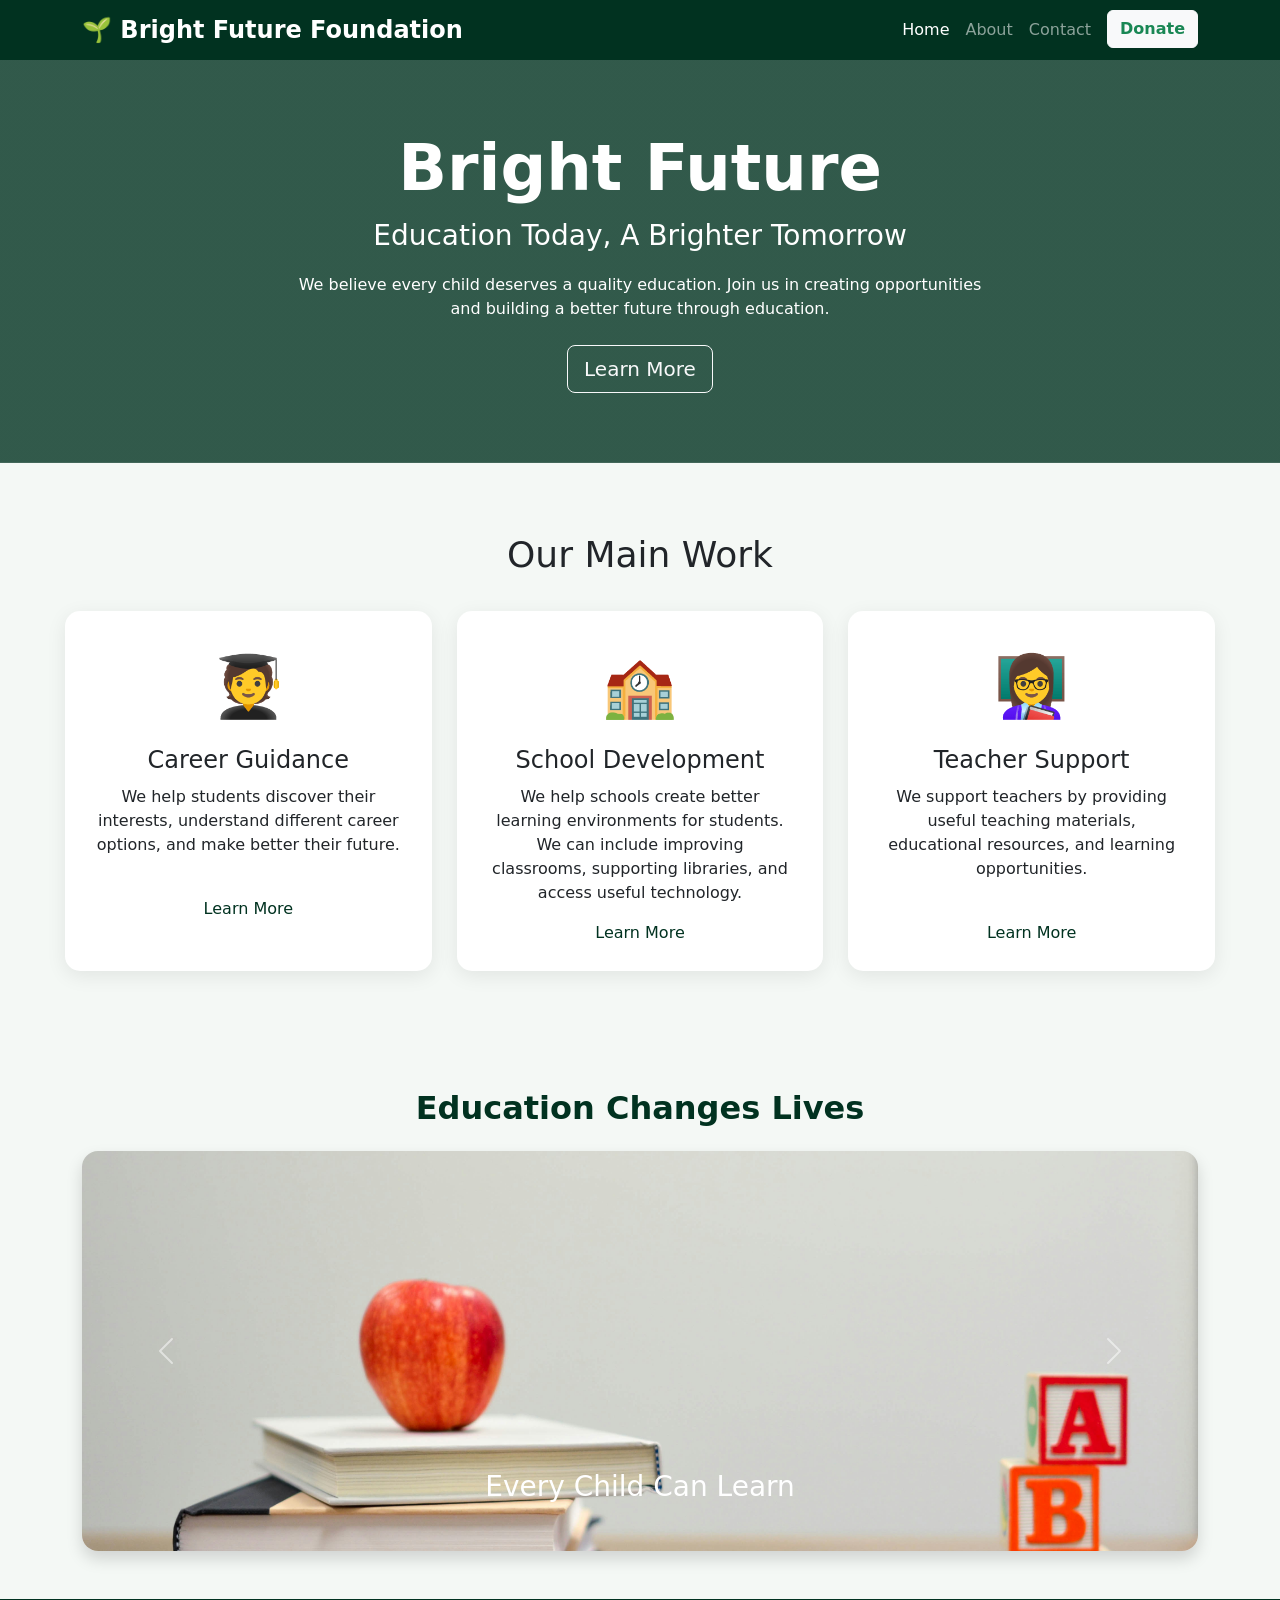
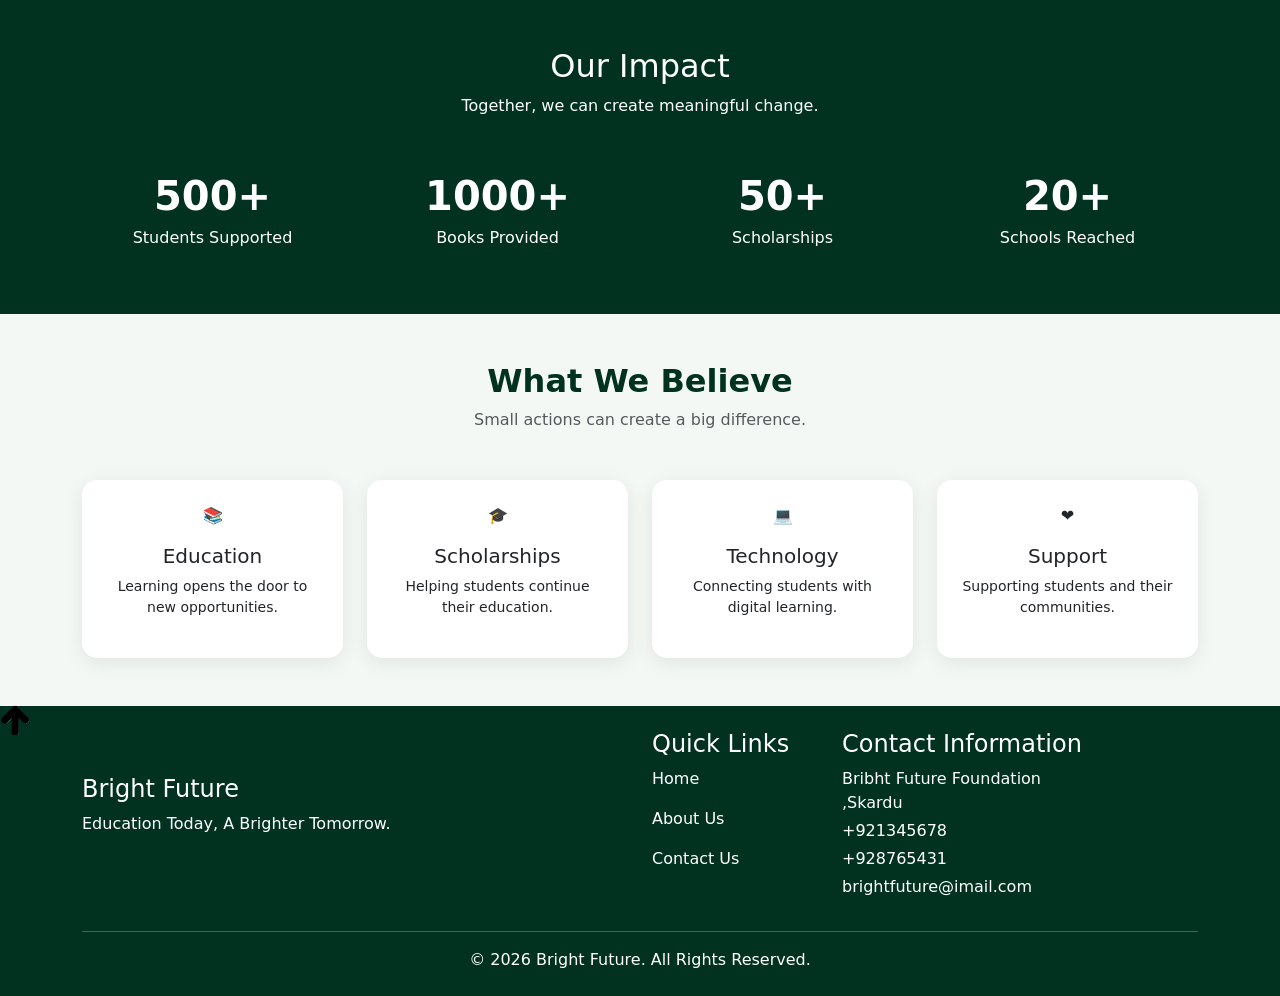
<file: charity/index.html>
<!DOCTYPE html>
<html lang="en">

<head>
    <meta charset="UTF-8">
    <meta name="viewport" content="width=device-width, initial-scale=1.0">

    <title>Bright Future - Home</title>

    <link href="../boostrap/CSS/bootstrap.min.css" rel="stylesheet">

    <style>
        .whatsapp {
            position: fixed;
            animation: moves 2s infinite alternate-reverse;
            z-index: 1;

        }

        .whatsapp img {
            width: 50px;
            border-radius: 10px;
            margin-left: 205vh;


        }

        @keyframes moves {
            0% {
                left: 0px;
                bottom: 0%;
            }

            50% {
                right: 10px;
            }

            100% {
                left: 0px;
                bottom: 0%;
            }
        }

        .arrow {
            position: fixed;
            animation: move 2s infinite alternate-reverse;
            width: 30px;
            height: 20px;
            z-index: 1;
        }

        .arrow img {
            width: 100%;

        }

        @keyframes move {
            0% {
                left: 0px;
                bottom: 0%;
            }

            50% {
                bottom: 50px;
                left: 0px;
            }

            100% {
                left: 0px;
                bottom: 0%;
            }

        }


        body {
            background-color: #f4f8f5;
        }

        .navbar {
            background-color: #013220;
            height: 60px;
        }

        .hero {
            background: linear-gradient(rgba(1, 50, 32, .80), rgba(1, 50, 32, .80)),
                url("https://images.unsplash.com/photo-1509062522246-3755977927d7");
            background-size: cover;
            background-position: center;
            color: white;
            padding: 70px 0;
            height: 70vh;
        }

        .btn-green {
            background-color: #013220;
            color: white;
            border: none;
        }

        .btn-green:hover {
            background-color: #025c3b;
            color: white;
        }

        .section-title {
            color: #013220;
            font-weight: bold;
        }

        .card {
            border: none;
            border-radius: 15px;
        }

        .program-icon {
            font-size: 45px;
        }

        footer {
            background-color: #013220;
            color: white;
            padding: 35px 0;
        }

        .carousel img {
            height: 400px;
            object-fit: cover;
        }

        .stats {
            background-color: #013220;
            color: white;
        }

        .stat-number {
            font-size: 40px;
            font-weight: bold;
        }

        .cards {
            display: grid;
            grid-template-columns:
                repeat(auto-fit, minmax(240px, 1fr));
            gap: 25px;
        }

        .card {
            background: white;
            padding: 30px;
            text-align: center;
            border-radius: 15px;
            box-shadow: 0 5px 20px rgba(0, 0, 0, .08);
            transition: .3s;
        }

        .card:hover {
            transform: translateY(-8px);
        }

        .card-icon {
            font-size: 60px;
            margin-bottom: 15px;
        }

        .card h3 {
            font-size: 24px;
            margin-bottom: 10px;
        }

        .section {
            max-width: 1200px;
            margin: auto;
            padding: 70px 25px;
        }

        .section h2 {
            text-align: center;
            font-size: 36px;
            margin-bottom: 35px;
        }

        .card-btn {
            width: 100%;
            height: 20px;
            border-color: #013220;
            text-decoration: none;
            list-style-type: none;
            color: #013220;
            border-radius: 10px solid #013220;
        }

        .feel {
            padding-top: 45px;
        }

        @media (max-width:650px) {
            .hero {
                height: 35vh;
            }
        }
    </style>
</head>

<body>

    <nav class="navbar navbar-expand-lg navbar-dark sticky-top">
        <div class="container">

            <a class="navbar-brand fw-bold fs-4" href="index.html">
                🌱 Bright Future Foundation
            </a>

            <button class="navbar-toggler" type="button" data-bs-toggle="collapse" data-bs-target="#navbarNav">
                <span class="navbar-toggler-icon"></span>
            </button>

            <div class="collapse navbar-collapse" id="navbarNav">

                <ul class="head navbar-nav ms-auto">

                    <li class="nav-item">
                        <a class="nav-link active" href="./index.html">Home</a>
                    </li>

                    <li class="nav-item">
                        <a class="nav-link" href="./about.html">About</a>
                    </li>
                    <li class="nav-item">
                        <a class="nav-link" href="./contact.html">Contact</a>
                    </li>
                    <li class="nav-item ms-lg-2">

                        <a class="btn btn-light text-success fw-bold" href="./donate.html">

                            Donate

                        </a>

                    </li>
                </ul>

            </div>
        </div>
    </nav>

    <section class="hero text-center h-50">

        <div class="container">

            <h1 class="display-3 fw-bold">
                Bright Future
            </h1>

            <p class="lead fs-3">
                Education Today, A Brighter Tomorrow
            </p>

            <p class="mx-auto" style="max-width:700px;">
                We believe every child deserves a quality education.
                Join us in creating opportunities and building a better future
                through education.
            </p>

            <div class="mt-4">
                <a href="#about" class="btn btn-outline-light btn-lg">
                    Learn More
                </a>

            </div>

        </div>

    </section>
    <section class="section">
        <h2>Our Main Work
        </h2>

        <div class="cards">

            <div class="card">
                <div class="card-icon">🧑‍🎓 </div>
                <h3>Career Guidance</h3>
                <p>
                    We help students discover their interests, understand different career options, and make better
                    their future.
                </p>
                <br>
                <a href="http://127.0.0.1:5500/about.html" class="card-btn">Learn More</a>
            </div>

            <div class="card">
                <div class="card-icon">🏫 </div>
                <h3>School Development</h3>
                <p>
                    We help schools create better learning environments for students. We can include improving
                    classrooms, supporting libraries, and access useful technology.
                </p>
                <a href="http://127.0.0.1:5500/wildlife.html" class="card-btn">Learn More</a>
            </div>

            <div class="card">
                <div class="card-icon">👩‍🏫 </div>
                <h3>Teacher Support</h3>
                <p>
                    We support teachers by providing useful teaching materials, educational resources, and learning
                    opportunities.
                </p>
                <br>
                <a href="http://127.0.0.1:5500/landscapes.html" class="card-btn">Learn More</a>
            </div>

        </div>
    </section>
    <section class="py-5">

        <div class="container">

            <div class="text-center mb-4">

                <h2 class="section-title">
                    Education Changes Lives
                </h2>

            </div>

            <div id="educationCarousel" class="carousel slide" data-bs-ride="carousel">

                <div class="carousel-inner rounded-4 shadow">

                    <div class="carousel-item active">

                        <img src="../img/cerousel.jpg" class="d-block w-100" alt="Education">

                        <div class="carousel-caption">
                            <h3>Every Child Can Learn</h3>
                        </div>

                    </div>

                    <div class="carousel-item">

                        <img src="../img/images (2).jpg" class="d-block w-100" alt="Students">

                        <div class="carousel-caption">
                            <h3>Building Better Opportunities</h3>
                        </div>

                    </div>

                    <div class="carousel-item">

                        <img src="../img/future.png" class="d-block w-100" alt="Learning">

                        <div class="carousel-caption">
                            <h3>Creating a Bright Future</h3>
                        </div>

                    </div>

                </div>


                <button class="carousel-control-prev" type="button" data-bs-target="#educationCarousel"
                    data-bs-slide="prev">

                    <span class="carousel-control-prev-icon"></span>

                </button>


                <button class="carousel-control-next" type="button" data-bs-target="#educationCarousel"
                    data-bs-slide="next">

                    <span class="carousel-control-next-icon"></span>

                </button>

            </div>

        </div>

    </section>


    <section id="impact" class="stats py-5">

        <div class="container">

            <div class="text-center mb-5">
                <h2>Our Impact</h2>
                <p>
                    Together, we can create meaningful change.
                </p>
            </div>

            <div class="row text-center g-4">

                <div class="col-6 col-lg-3">
                    <div class="stat-number">500+</div>
                    <p>Students Supported</p>
                </div>

                <div class="col-6 col-lg-3">
                    <div class="stat-number">1000+</div>
                    <p>Books Provided</p>
                </div>

                <div class="col-6 col-lg-3">
                    <div class="stat-number">50+</div>
                    <p>Scholarships</p>
                </div>

                <div class="col-6 col-lg-3">
                    <div class="stat-number">20+</div>
                    <p>Schools Reached</p>
                </div>

            </div>

        </div>

    </section>

    <section class="py-5">
        <div class="container">

            <div class="text-center mb-5">
                <h2 class="section-title">What We Believe</h2>
                <p class="text-muted">
                    Small actions can create a big difference.
                </p>
            </div>

            <div class="row g-4">

                <div class="col-md-3 col-6">
                    <div class="card mini-card text-center p-4">
                        <div class="icon">📚</div>
                        <h5 class="mt-3">Education</h5>
                        <p class="small">
                            Learning opens the door to new opportunities.
                        </p>
                    </div>
                </div>

                <div class="col-md-3 col-6">
                    <div class="card mini-card text-center p-4">
                        <div class="icon">🎓</div>
                        <h5 class="mt-3">Scholarships</h5>
                        <p class="small">
                            Helping students continue their education.
                        </p>
                    </div>
                </div>

                <div class="col-md-3 col-6">
                    <div class="card mini-card text-center p-4">
                        <div class="icon">💻</div>
                        <h5 class="mt-3">Technology</h5>
                        <p class="small">
                            Connecting students with digital learning.
                        </p>
                    </div>
                </div>

                <div class="col-md-3 col-6">
                    <div class="card mini-card text-center p-4">
                        <div class="icon">❤️</div>
                        <h5 class="mt-3">Support</h5>
                        <p class="small">
                            Supporting students and their communities.
                        </p>
                    </div>
                </div>

            </div>

        </div>
    </section>
    <a href="#header">
        <div class="arros">
            <div class="arrow">
                <img src="../img/arrow.png" alt="">
            </div>
        </div>
    </a>
    <div class="what">
        <div class="whatsapp">
            <img src="../img/img @.jpg" alt="">
        </div>
    </div>
    <footer class="py-4">

        <div class="container">

            <div class="row g-4">

                <div class="feel col-md-6">

                    <h4>Bright Future</h4>

                    <p>
                        Education Today, A Brighter Tomorrow.
                    </p>

                </div>
                <div class="col-md-3 col-lg-2 ">
                    <h4 class="text-white">Quick Links</h4>
                    <p>Home</p>
                    <p>About Us</p>
                    <p>Contact Us</p>
                </div>
                <div class="col-md-3">

                    <h4>Contact Information</h4>

                    <p class="mb-1">Bribht Future Foundation ,Skardu</p>
                    <p class="mb-1">+921345678</p>
                    <p class="mb-1">+928765431</p>
                    <p>brightfuture@imail.com</p>


                </div>

            </div>

            <hr>

            <div class="text-center">
                <p class="mb-0">
                    © 2026 Bright Future. All Rights Reserved.
                </p>
            </div>

        </div>

    </footer>


    <script src="../boostrap/JS/bootstrap.min.js"></script>

</body>

</html>
</file>
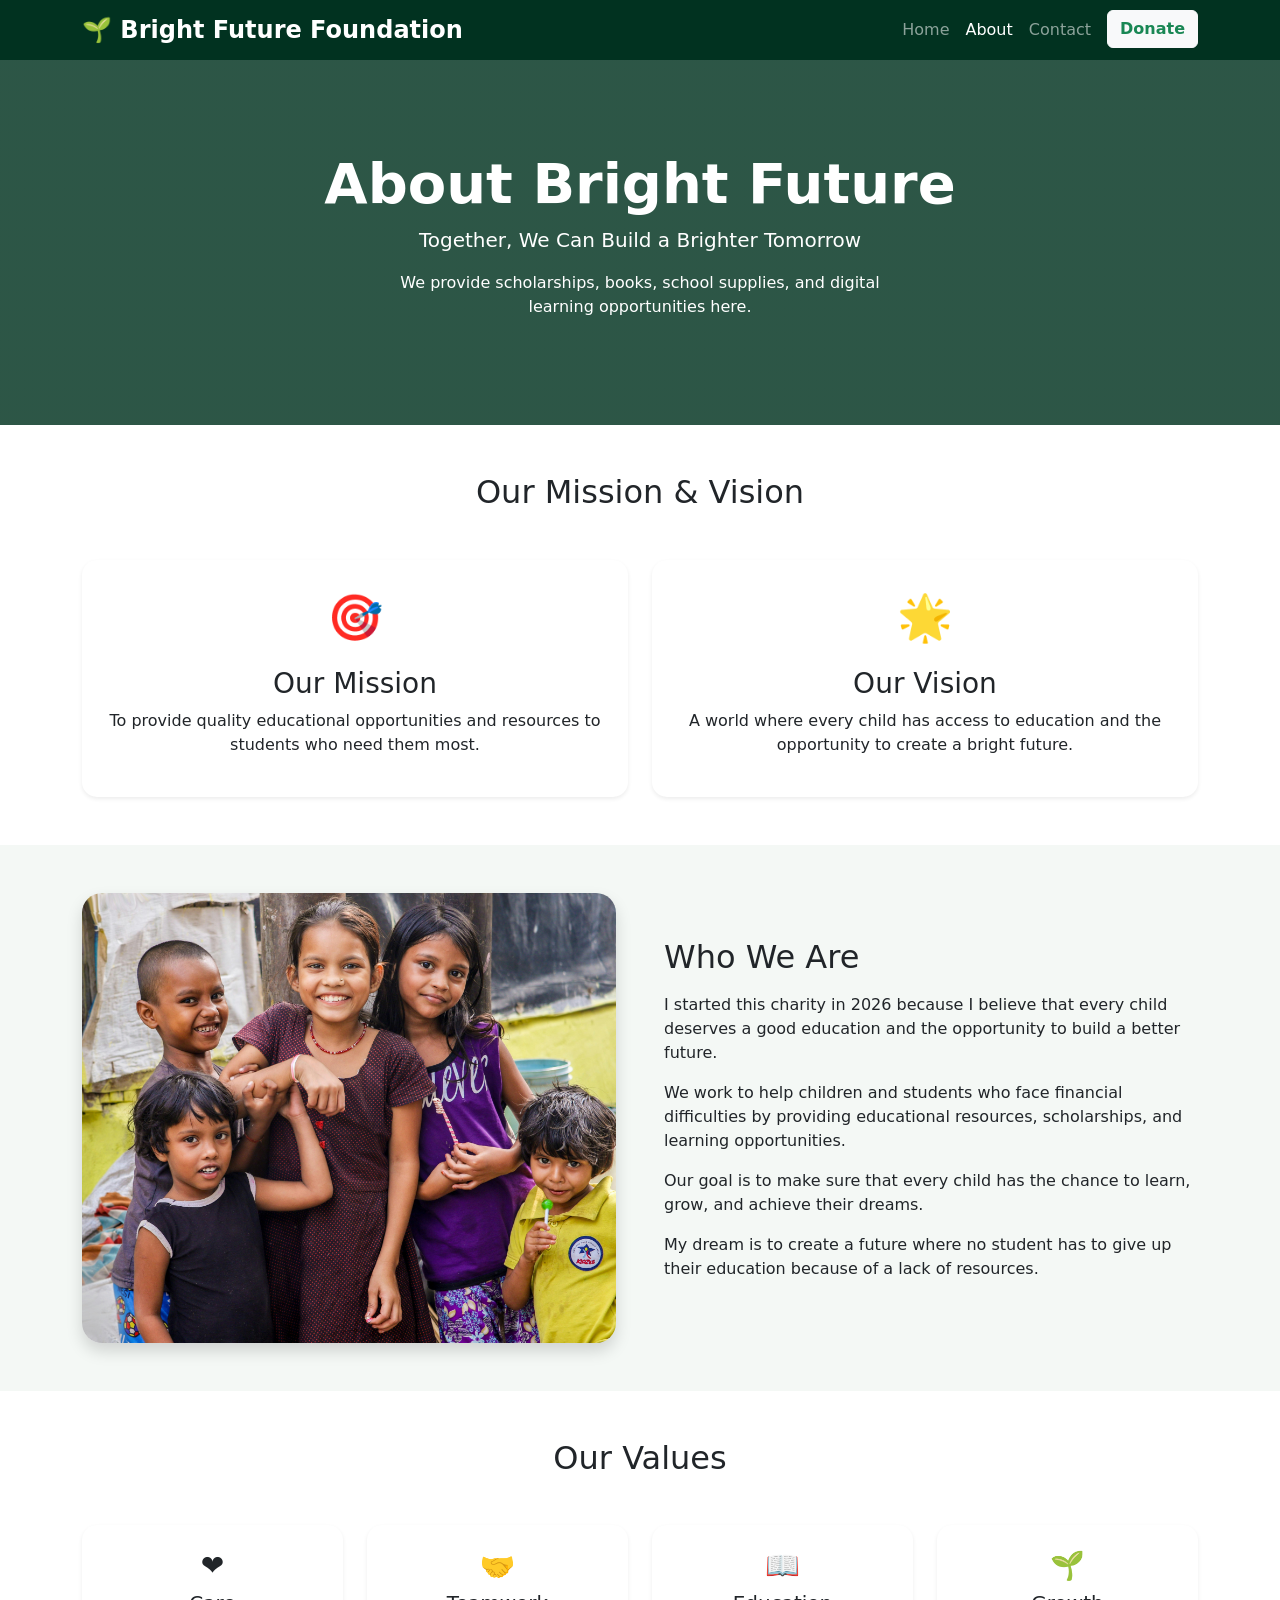
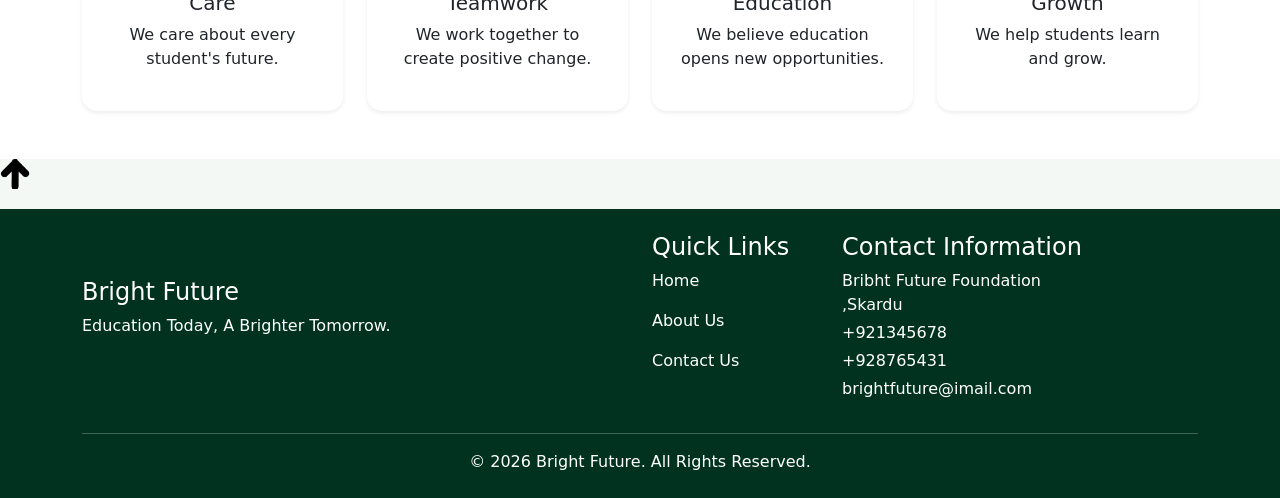
<file: charity/about.html>
<!DOCTYPE html>
<html lang="en">

<head>
    <meta charset="UTF-8">
    <meta name="viewport" content="width=device-width, initial-scale=1.0">

    <title>Bright Future - About Us</title>

    <link href="../boostrap/CSS/bootstrap.min.css" rel="stylesheet">

    <style>
        .whatsapp {
            position: fixed;
            animation: moves 2s infinite alternate-reverse;
            z-index: 1;

        }

        .whatsapp img {
            width: 50px;
            border-radius: 10px;
            margin-left: 205vh;


        }

        @keyframes moves {
            0% {
                left: 0px;
                bottom: 0%;
            }

            50% {
                right: 10px;
            }

            100% {
                left: 0px;
                bottom: 0%;
            }
        }

        .arrow {
            position: fixed;
            animation: move 2s infinite alternate-reverse;
            width: 30px;
            height: 20px;
            z-index: 1;
        }

        .arrow img {
            width: 100%;

        }

        @keyframes move {
            0% {
                left: 0px;
                bottom: 0%;
            }

            50% {
                bottom: 50px;
                left: 0px;
            }

            100% {
                left: 0px;
                bottom: 0%;
            }

        }

        body {
            background-color: #f4f8f5;
        }

        .navbar {
            background-color: #013220;
            height: 60px;
        }

        .hero {
            background: linear-gradient(rgba(1, 50, 32, .82), rgba(1, 50, 32, .82)),
                url("https://images.unsplash.com/photo-1509062522246-3755977927d7");
            background-size: cover;
            background-position: center;
            color: white;
            padding: 90px 0;
            height: 70vh;
        }

        .about-img {
            height: 450px;
            width: 100%;
            object-fit: cover;
            border-radius: 20px;
        }

        .card {
            border: none;
            border-radius: 15px;
        }

        .icon {
            font-size: 45px;
        }

        .btn-green {
            background-color: #013220;
            color: white;
            border: none;
        }

        .btn-green:hover {
            background-color: #025c3b;
            color: white;
        }

        footer {
            background-color: #013220;
            color: white;
            padding: 35px 0;
            margin-top: 50px;
        }

        .feel {
            padding-top: 45px;
        }

        @media (max-width:650px) {
            .hero {
                height: 35vh;
            }
        }
    </style>
</head>

<body>
    <nav class="navbar navbar-expand-lg navbar-dark sticky-top">

        <div class="container">

            <a class="navbar-brand fw-bold fs-4" href="index.html">
                🌱 Bright Future Foundation

            </a>

            <button class="navbar-toggler" type="button" data-bs-toggle="collapse" data-bs-target="#navbarNav">

                <span class="navbar-toggler-icon"></span>

            </button>

            <div class="collapse navbar-collapse" id="navbarNav">

                <ul class="navbar-nav ms-auto">

                    <li class="nav-item">
                        <a class="nav-link" href="./index.html">
                            Home
                        </a>
                    </li>

                    <li class="nav-item">
                        <a class="nav-link active" href="./about.html">
                            About
                        </a>
                    </li>
                    <li class="nav-item">
                        <a class="nav-link" href="./contact.html">
                            Contact
                        </a>
                    </li>
                    <li class="nav-item ms-lg-2">

                        <a class="btn btn-light text-success fw-bold" href="./donate.html">

                            Donate

                        </a>

                    </li>

                </ul>

            </div>

        </div>

    </nav>

    <section class="hero text-center h-50">

        <div class="container">

            <h1 class="display-4 fw-bold">
                About Bright Future
            </h1>

            <p class="lead">
                Together, We Can Build a Brighter Tomorrow
            </p>
            <p> We provide scholarships, books, school supplies, and digital <br> learning opportunities here.</p>
        </div>

    </section>

    <section class="py-5 bg-white">

        <div class="container">

            <div class="text-center mb-5">

                <h2 class="section-title">
                    Our Mission & Vision
                </h2>

            </div>


            <div class="row g-4">


                <div class="col-md-6">

                    <div class="card shadow-sm h-100 p-4 text-center">

                        <div class="icon">
                            🎯
                        </div>

                        <h3 class="mt-3">
                            Our Mission
                        </h3>

                        <p>
                            To provide quality educational opportunities and
                            resources to students who need them most.
                        </p>

                    </div>

                </div>
                <div class="col-md-6">

                    <div class="card shadow-sm h-100 p-4 text-center">

                        <div class="icon">
                            🌟
                        </div>

                        <h3 class="mt-3">
                            Our Vision
                        </h3>

                        <p>
                            A world where every child has access to education
                            and the opportunity to create a bright future.
                        </p>

                    </div>

                </div>

            </div>

        </div>

    </section>

    <section class="py-5">

        <div class="container">

            <div class="row align-items-center g-5">

                <div class="col-md-6">

                    <img src="../img/about.jpg" class="about-img shadow" alt="Students learning">

                </div>


                <div class="col-md-6">

                    <h2 class="section-title mb-3">
                        Who We Are
                    </h2>

                    <p>
                        I started this charity in 2026 because I believe that every child deserves a good education and
                        the opportunity to build a better future.
                    </p>

                    <p>
                        We work to help children and students who face financial
                        difficulties by providing educational resources,
                        scholarships, and learning opportunities.
                    </p>

                    <p>
                        Our goal is to make sure that every child has the chance
                        to learn, grow, and achieve their dreams.
                    </p>
                    <p>
                        My dream is to create a future where no student has to give up their education because of a lack
                        of resources.
                    </p>
                </div>

            </div>

        </div>

    </section>


    <section class="py-5 bg-white">

        <div class="container">

            <div class="text-center mb-5">

                <h2 class="section-title">
                    Our Values
                </h2>

            </div>


            <div class="row g-4 text-center">


                <div class="col-md-3">

                    <div class="card shadow-sm p-4 h-100">

                        <h3>❤️</h3>

                        <h5>Care</h5>

                        <p>
                            We care about every student's future.
                        </p>

                    </div>

                </div>


                <div class="col-md-3">

                    <div class="card shadow-sm p-4 h-100">

                        <h3>🤝</h3>

                        <h5>Teamwork</h5>

                        <p>
                            We work together to create positive change.
                        </p>

                    </div>

                </div>


                <div class="col-md-3">

                    <div class="card shadow-sm p-4 h-100">

                        <h3>📖</h3>

                        <h5>Education</h5>

                        <p>
                            We believe education opens new opportunities.
                        </p>

                    </div>

                </div>


                <div class="col-md-3">

                    <div class="card shadow-sm p-4 h-100">

                        <h3>🌱</h3>

                        <h5>Growth</h5>

                        <p>
                            We help students learn and grow.
                        </p>

                    </div>

                </div>


            </div>

        </div>

    </section>
    <a href="#header">
        <div class="arros">
            <div class="arrow">
                <img src="../img/arrow.png" alt="">
            </div>
        </div>
    </a>
    <div class="what">
        <div class="whatsapp">
            <img src="../img/img @.jpg" alt="">
        </div>
    </div>
    <footer class="py-4">

        <div class="container">

            <div class="row g-4">

                <div class="feel col-md-6">

                    <h4>Bright Future</h4>

                    <p>
                        Education Today, A Brighter Tomorrow.
                    </p>

                </div>

                <div class="col-md-3 col-lg-2 ">
                    <h4 class="text-white">Quick Links</h4>
                    <p>Home</p>
                    <p>About Us</p>
                    <p>Contact Us</p>
                </div>
                <div class="foot col-md-3">

                    <h4>Contact Information</h4>

                    <p class="mb-1">Bribht Future Foundation ,Skardu</p>
                    <p class="mb-1">+921345678</p>
                    <p class="mb-1">+928765431</p>
                    <p>brightfuture@imail.com</p>


                </div>

            </div>

            <hr>

            <div class="text-center">
                <p class="mb-0">
                    © 2026 Bright Future. All Rights Reserved.
                </p>
            </div>

        </div>

    </footer>

    <script src="../boostrap/JS/bootstrap.min.js"></script>

</body>

</html>
</file>
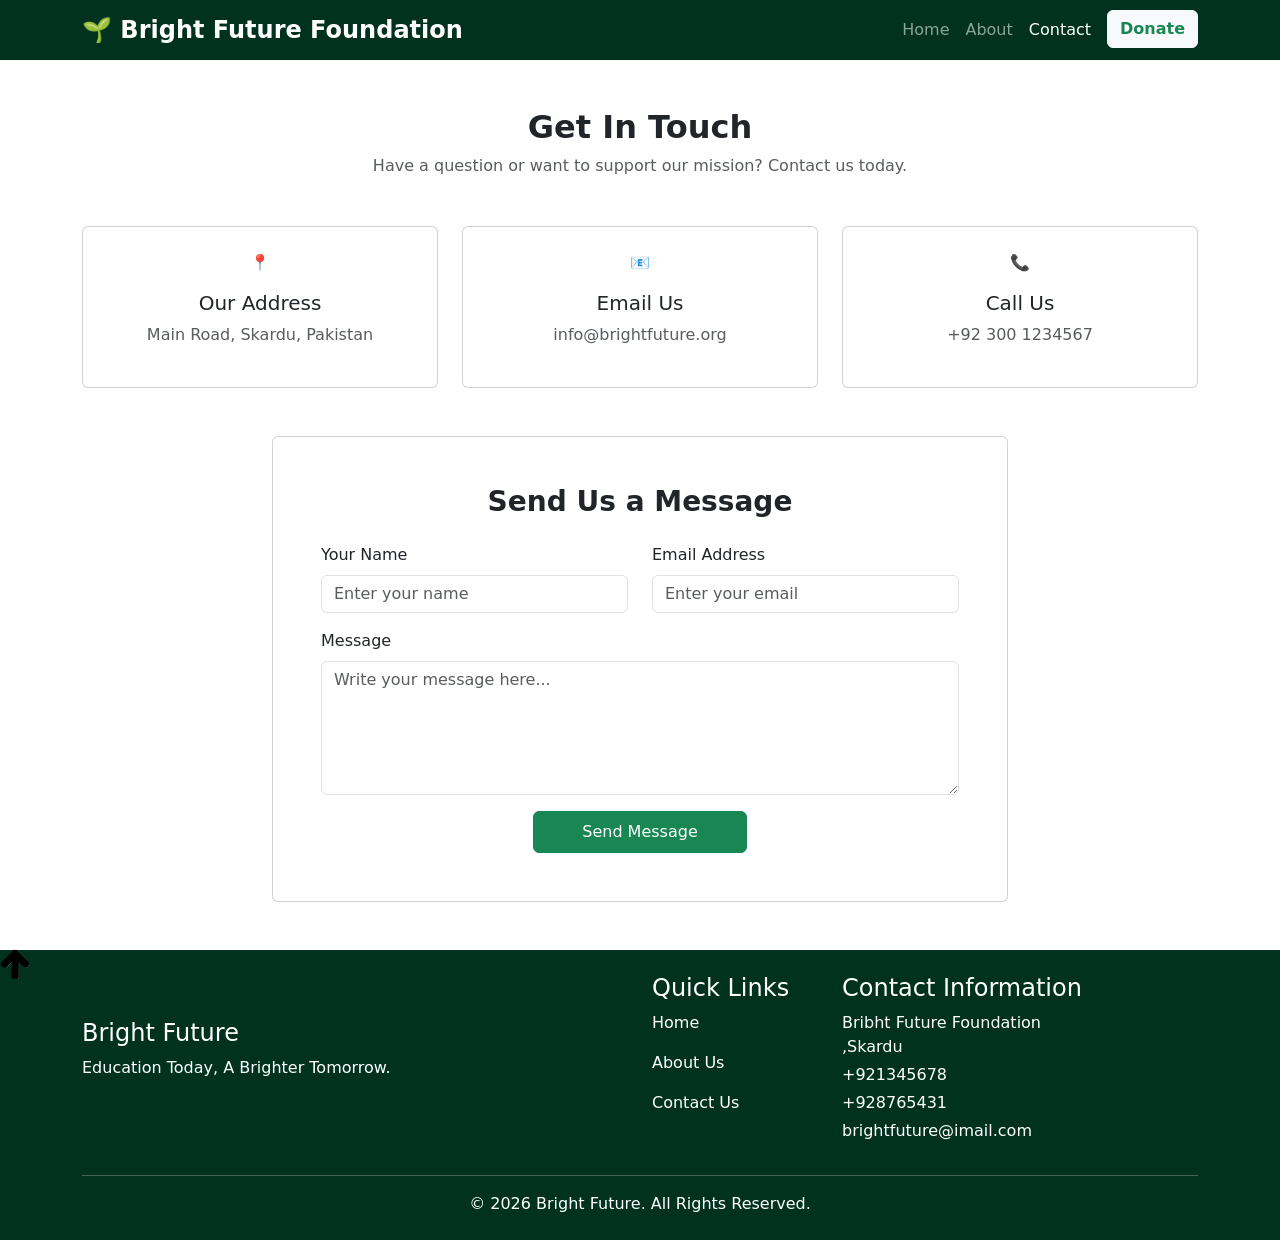
<file: charity/contact.html>
<!DOCTYPE html>
<html lang="en">

<head>
    <meta charset="UTF-8">
    <meta name="viewport" content="width=device-width, initial-scale=1.0">
    <title>Bright Future</title>
    <link rel="stylesheet" href="./contact.css">
    <link rel="stylesheet" href="../boostrap/CSS/bootstrap.min.css">
    <style>
        .whatsapp {
            position: fixed;
            animation: moves 2s infinite alternate-reverse;
            z-index: 1;

        }

        .whatsapp img {
            width: 50px;
            border-radius: 10px;
            margin-left: 205vh;


        }

        @keyframes moves {
            0% {
                left: 0px;
                bottom: 0%;
            }

            50% {
                right: 10px;
            }

            100% {
                left: 0px;
                bottom: 0%;
            }
        }

        .arrow {
            position: fixed;
            animation: move 2s infinite alternate-reverse;
            width: 30px;
            height: 20px;
            z-index: 1;
        }

        .arrow img {
            width: 100%;

        }

        @keyframes move {
            0% {
                left: 0px;
                bottom: 0%;
            }

            50% {
                bottom: 50px;
                left: 0px;
            }

            100% {
                left: 0px;
                bottom: 0%;
            }

        }

        .head {
            padding-left: 200px;
        }

        .feel {
            padding-top: 45px;
        }
    </style>
</head>

<body>

    <nav class="navbar navbar-expand-lg navbar-dark sticky-top">
        <div class="container">

            <a class="navbar-brand fw-bold fs-4" href="index.html">
                🌱 Bright Future Foundation
            </a>

            <button class="navbar-toggler" type="button" data-bs-toggle="collapse" data-bs-target="#navbarNav">
                <span class="navbar-toggler-icon"></span>
            </button>

            <div class=" collapse navbar-collapse" id="navbarNav">

                <ul class="head navbar-nav ms-auto">

                    <li class="nav-item">
                        <a class="nav-link " href="./index.html">Home</a>
                    </li>

                    <li class="nav-item">
                        <a class="nav-link" href="./about.html">About</a>
                    </li>
                    <li class="nav-item">
                        <a class="nav-link active" href="./contact.html">Contact</a>
                    </li>
                    <li class="nav-item ms-lg-2">

                        <a class="btn btn-light text-success fw-bold" href="./donate.html">

                            Donate

                        </a>

                    </li>
                </ul>

            </div>
        </div>
    </nav>
    <section class="py-5">

        <div class="container">

            <div class="text-center mb-5">

                <h2 class="fw-bold">Get In Touch</h2>

                <p class="text-muted">
                    Have a question or want to support our mission?
                    Contact us today.
                </p>

            </div>


            <div class="row g-4 mb-5">

                <div class="col-md-4">

                    <div class="card contact-card text-center p-4 h-100">

                        <div class="contact-icon mb-3">📍</div>

                        <h5>Our Address</h5>

                        <p class="text-muted">
                            Main Road, Skardu, Pakistan
                        </p>

                    </div>

                </div>

                <div class="col-md-4">

                    <div class="card contact-card text-center p-4 h-100">

                        <div class="contact-icon mb-3">📧</div>

                        <h5>Email Us</h5>

                        <p class="text-muted">
                            info@brightfuture.org
                        </p>

                    </div>

                </div>


                <div class="col-md-4">

                    <div class="card contact-card text-center p-4 h-100">

                        <div class="contact-icon mb-3">📞</div>

                        <h5>Call Us</h5>

                        <p class="text-muted">
                            +92 300 1234567
                        </p>

                    </div>

                </div>

            </div>
            <div class="row justify-content-center">

                <div class="col-lg-8">

                    <div class="card contact-card p-4 p-md-5">

                        <h3 class="fw-bold text-center mb-4">
                            Send Us a Message
                        </h3>

                        <form>

                            <div class="row">

                                <div class="col-md-6 mb-3">

                                    <label class="form-label">Your Name</label>

                                    <input type="text" class="form-control" placeholder="Enter your name" required>

                                </div>


                                <div class="col-md-6 mb-3">

                                    <label class="form-label">Email Address</label>

                                    <input type="email" class="form-control" placeholder="Enter your email" required>

                                </div>

                            </div>

                            <div class="mb-3">

                                <label class="form-label">Message</label>

                                <textarea class="form-control" rows="5" placeholder="Write your message here..."
                                    required></textarea>

                            </div>


                            <div class="text-center">

                                <button type="submit" class="btn btn-success px-5 py-2">
                                    Send Message
                                </button>

                            </div>

                        </form>

                    </div>

                </div>

            </div>

        </div>

    </section>
    <a href="#header">
        <div class="arros">
            <div class="arrow">
                <img src="../img/arrow.png" alt="">
            </div>
        </div>
    </a>
    <div class="what">
        <div class="whatsapp">
            <img src="../img/img @.jpg" alt="">
        </div>
    </div>
  <footer class="py-4">

        <div class="container">

            <div class="row g-4">

                <div class="feel col-md-6">

                    <h4>Bright Future</h4>

                    <p>
                        Education Today, A Brighter Tomorrow.
                    </p>

                </div>

                <div class="col-md-3 col-lg-2 ">
                    <h4 class="text-white">Quick Links</h4>
                    <p>Home</p>
                    <p>About Us</p>
                    <p>Contact Us</p>
                </div>
                <div class="foot col-md-3">

                    <h4>Contact Information</h4>

                    <p class="mb-1">Bribht Future Foundation ,Skardu</p>
                    <p class="mb-1">+921345678</p>
                    <p class="mb-1">+928765431</p>
                    <p>brightfuture@imail.com</p>


                </div>

            </div>

            <hr>

            <div class="text-center">
                <p class="mb-0">
                    © 2026 Bright Future. All Rights Reserved.
                </p>
            </div>

        </div>

    </footer>


    <script src="../boostrap/JS/bootstrap.min.js"></script>
</body>

</html>
</file>
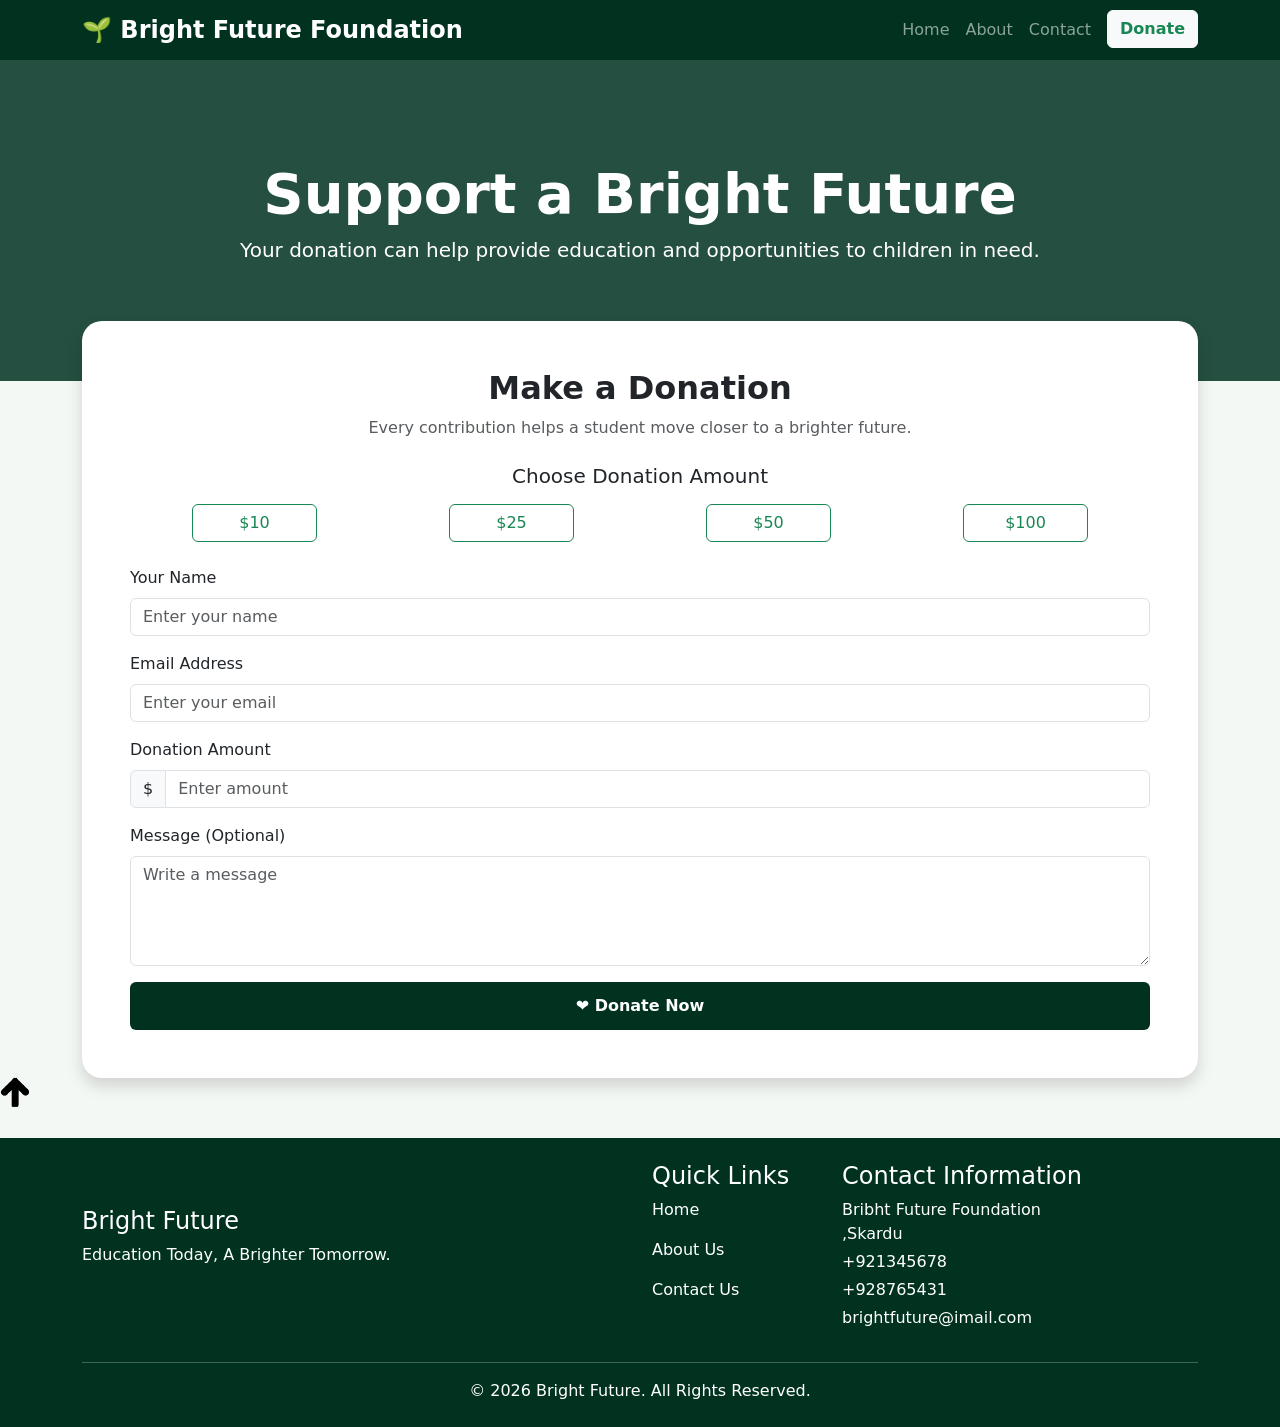
<file: charity/donate.html>
<!DOCTYPE html>
<html lang="en">

<head>
  <meta charset="UTF-8">
  <meta name="viewport" content="width=device-width, initial-scale=1.0">

  <title>Bright Future - Donation</title>
  <link href="../boostrap/CSS/bootstrap.min.css" rel="stylesheet">
  <link rel="stylesheet" href="./donate.css">
  <style>
    .whatsapp {
      position: fixed;
      animation: moves 2s infinite alternate-reverse;
      z-index: 1;

    }

    .whatsapp img {
      width: 50px;
      border-radius: 10px;
      margin-left: 205vh;


    }

    @keyframes moves {
      0% {
        left: 0px;
        bottom: 0%;
      }

      50% {
        right: 10px;
      }

      100% {
        left: 0px;
        bottom: 0%;
      }
    }

    .arrow {
      position: fixed;
      animation: move 2s infinite alternate-reverse;
      width: 30px;
      height: 20px;
      z-index: 1;
    }

    .arrow img {
      width: 100%;

    }

    @keyframes move {
      0% {
        left: 0px;
        bottom: 0%;
      }

      50% {
        bottom: 50px;
        left: 0px;
      }

      100% {
        left: 0px;
        bottom: 0%;
      }

    }

    .head {
      padding-left: 200px;
    }

    body {
      background-color: #f4f8f5;
    }

    .navbar {
      background-color: #013220;
      height: 60px;
    }

    .feel {
      padding-top: 45px;
    }
  </style>
</head>

<body>

  <nav class="navbar navbar-expand-lg navbar-dark ">
    <div class="container">

      <a class="navbar-brand fw-bold fs-4" href="index.html">
        🌱 Bright Future Foundation
      </a>

      <button class="navbar-toggler" type="button" data-bs-toggle="collapse" data-bs-target="#navbarNav">
        <span class="navbar-toggler-icon"></span>
      </button>

      <div class=" collapse navbar-collapse" id="navbarNav">

        <ul class="head navbar-nav ms-auto">

          <li class="nav-item">
            <a class="nav-link " href="./index.html">Home</a>
          </li>

          <li class="nav-item">
            <a class="nav-link" href="./about.html">About</a>
          </li>
          <li class="nav-item">
            <a class="nav-link" href="./contact.html">Contact</a>
          </li>
          <li class="nav-item ms-lg-2">

            <a class="btn btn-light text-success fw-bold" href="./donate.html">

              Donate

            </a>

          </li>
        </ul>

      </div>
    </div>
  </nav>
  <section class="hero text-center">
    <div class="container">
      <h1 class="display-4 fw-bold">Support a Bright Future</h1>
      <p class="lead">
        Your donation can help provide education and opportunities
        to children in need.
      </p>
    </div>
  </section>
  <section class="container" id="donate">

    <div class="card shadow donation-card">
      <div class="card-body p-4 p-md-5">

        <div class="text-center mb-4">
          <h2 class="fw-bold">Make a Donation</h2>

          <p class="text-muted">
            Every contribution helps a student move closer to a brighter future.
          </p>
        </div>


        <h5 class="mb-3 text-center">Choose Donation Amount</h5>

        <div class="row g-2 mb-4 text-center">

          <div class="col-6 col-md-3">
            <button class="btn btn-outline-success w-50 ">
              $10
            </button>
          </div>

          <div class="col-6 col-md-3">
            <button class="btn btn-outline-success w-50 ">
              $25
            </button>
          </div>

          <div class="col-6 col-md-3">
            <button class="btn btn-outline-success w-50 ">
              $50
            </button>
          </div>

          <div class="col-6 col-md-3">
            <button class="btn btn-outline-success w-50 ">
              $100
            </button>
          </div>

        </div>

        <form>

          <div class="mb-3">
            <label class="form-label">Your Name</label>
            <input type="text" class="form-control" placeholder="Enter your name">
          </div>

          <div class="mb-3">
            <label class="form-label">Email Address</label>
            <input type="email" class="form-control" placeholder="Enter your email">
          </div>

          <div class="mb-3">
            <label class="form-label">Donation Amount</label>
            <div class="input-group">
              <span class="input-group-text">$</span>
              <input type="number" class="form-control" placeholder="Enter amount">
            </div>
          </div>

          <div class="mb-3">
            <label class="form-label">Message (Optional)</label>
            <textarea class="form-control" rows="4" placeholder="Write a message"></textarea>
          </div>

          <button type="submit" class="btn donate-btn w-100">
            ❤️ Donate Now
          </button>

        </form>

      </div>
    </div>

  </section>
  <a href="#header">
    <div class="arros">
      <div class="arrow">
        <img src="../img/arrow.png" alt="">
      </div>
    </div>
  </a>
  <div class="what">
    <div class="whatsapp">
      <img src="../img/img @.jpg" alt="">
    </div>
  </div>
  <footer class="py-4">

    <div class="container">

      <div class="row g-4">

        <div class="feel col-md-6">

          <h4>Bright Future</h4>

          <p>
            Education Today, A Brighter Tomorrow.
          </p>

        </div>

        <div class="col-md-3 col-lg-2 ">
          <h4 class="text-white">Quick Links</h4>
          <p>Home</p>
          <p>About Us</p>
          <p>Contact Us</p>
        </div>
        <div class="col-md-3">

          <h4>Contact Information</h4>

          <p class="mb-1">Bribht Future Foundation ,Skardu</p>
          <p class="mb-1">+921345678</p>
          <p class="mb-1">+928765431</p>
          <p>brightfuture@imail.com</p>


        </div>

      </div>

      <hr>

      <div class="text-center">
        <p class="mb-0">
          © 2026 Bright Future. All Rights Reserved.
        </p>
      </div>

    </div>

  </footer>
  <script src="../boostrap/JS/bootstrap.min.js"></script>

</body>

</html>
</file>
<file: charity/contact.css>
* {
    margin: 0px;
    padding: 0px;

}

.whatsapp {
    position: fixed;
    animation: moves 2s infinite alternate-reverse;
    z-index: 1;

}

.whatsapp img {
    width: 50px;
    border-radius: 10px;
    margin-left: 205vh;


}

@keyframes moves {
    0% {
        left: 0px;
        bottom: 0%;
    }

    50% {
        right: 10px;
    }

    100% {
        left: 0px;
        bottom: 0%;
    }
}

.arrow {
    position: fixed;
    animation: move 2s infinite alternate-reverse;
    width: 30px;
    height: 20px;
    z-index: 1;
}

.arrow img {
    width: 100%;

}

@keyframes move {
    0% {
        left: 0px;
        bottom: 0%;
    }

    50% {
        bottom: 50px;
        left: 0px;
    }

    100% {
        left: 0px;
        bottom: 0%;
    }

}

* {
    margin: 0px;
    padding: 0px;
}

body {
    background-color: #f4f8f5;
}

.navbar {
    background-color: #013220;
    height: 60px;
}

.logo {
    width: 25%;
    height: 15vh;
    background-color: #013220;
    padding-top: 10px;
}

.intro a {
    text-decoration: none;
    color: black;
}

.intro {
    width: 30%;
    padding-top: 15px;
    list-style-type: none;
    text-decoration: none;
    display: flex;
    justify-content: space-around;

}

.py-4 {
    width: 100%;
    background-color: #013220;
    display: flex;
    justify-content: space-around;
    align-items: center;
    z-index: 1;
    color: white;
}

.btn button {
    /* height: 100%; */
    width: 100%;
    padding-bottom: 30px;

}
</file>
<file: charity/donate.css>
* {
     margin: 0px;
     padding: 0px;

 }

 .whatsapp {
     position: fixed;
     animation: moves 2s infinite alternate-reverse;
     z-index: 1;

 }

 .whatsapp img {
     width: 50px;
     border-radius: 10px;
     margin-left: 205vh;


 }

 @keyframes moves {
     0% {
         left: 0px;
         bottom: 0%;
     }

     50% {
         right: 10px;
     }

     100% {
         left: 0px;
         bottom: 0%;
     }
 }

 .arrow {
     position: fixed;
     animation: move 2s infinite alternate-reverse;
     width: 30px;
     height: 20px;
     z-index: 1;
 }

 .arrow img {
     width: 100%;

 }

 @keyframes move {
     0% {
         left: 0px;
         bottom: 0%;
     }

     50% {
         bottom: 50px;
         left: 0px;
     }

     100% {
         left: 0px;
         bottom: 0%;
     }

 }

 * {
     margin: 0px;
     padding: 0px;
 }

 header {
     width: 100%;
     height: 10vh;
     background-color: #013220;
     display: flex;
     align-items: center;
     box-shadow: 0px 0px 10px 0px gray;
     z-index: 1;
 }

 body {
     background-color: #f4f8f5;
 }

 .navbar {
     background-color: #013220;
     height: 60px;
 }

 .hero {
     background: linear-gradient(rgba(1, 50, 32, .85), rgba(1, 50, 32, .85)),
         url("https://images.unsplash.com/photo-1509062522246-3755977927d7");
     background-size: cover;
     background-position: center;
     color: white;
     padding: 100px 0;
 }

 .donation-card {
     margin-top: -60px;
     position: relative;
     border: none;
     border-radius: 20px;
 }

 .amount-btn {
     border-radius: 10px;
     font-weight: bold;
 }

 .donate-btn {
     background-color: #013220;
     color: white;
     border: none;
     padding: 12px;
     font-weight: bold;
 }

 .donate-btn:hover {
     background-color: #025c3b;
     color: white;
 }

 footer {
     background-color: #013220;
     color: white;
     padding: 30px 0;
     margin-top: 60px;
 }
</file>
